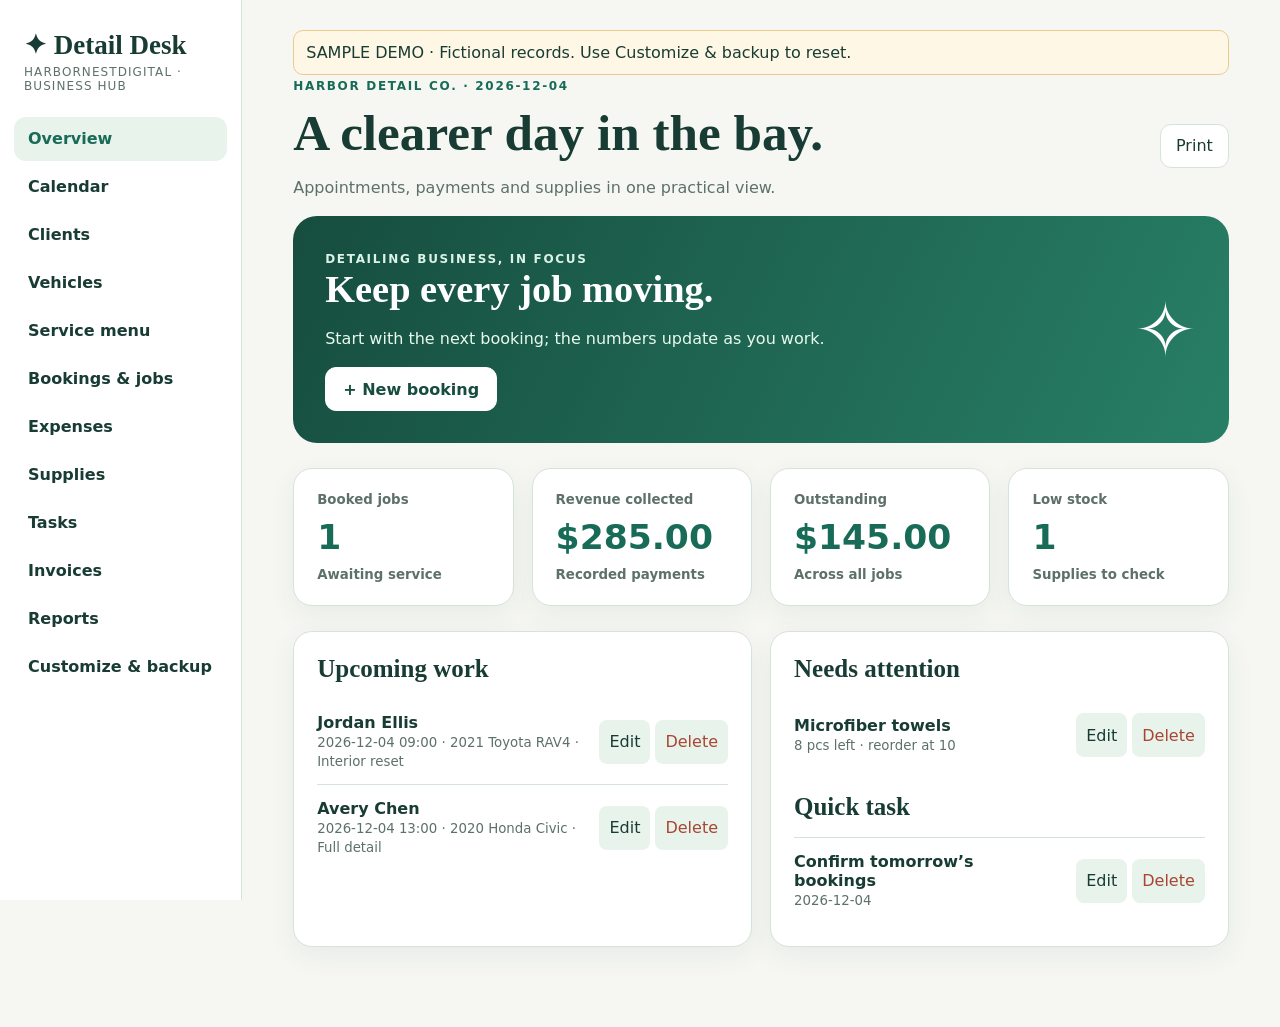
<file: index.html>
<!doctype html><html lang="en" data-demo="true"><head><meta charset="utf-8"><meta name="viewport" content="width=device-width,initial-scale=1"><meta name="theme-color" content="#e9f1ed"><meta name="description" content="Detail Desk, a local-first car detailing business organizer by HarborNestDigital"><link rel="manifest" href="manifest.webmanifest"><link rel="icon" href="icon-192.png"><link rel="stylesheet" href="style.css"><title>Detail Desk Sample Demo | HarborNestDigital</title></head><body><div id="app"></div><dialog id="editor"><form id="entryForm"><header><h2 id="modalTitle">Add record</h2><button type="button" id="closeModal" aria-label="Close">×</button></header><div id="fields"></div><footer><button type="button" id="cancelModal">Cancel</button><button class="primary" type="submit">Save record</button></footer></form></dialog><input id="restoreFile" type="file" accept=".json,application/json" hidden><script src="app.js" defer></script></body></html>
</file>
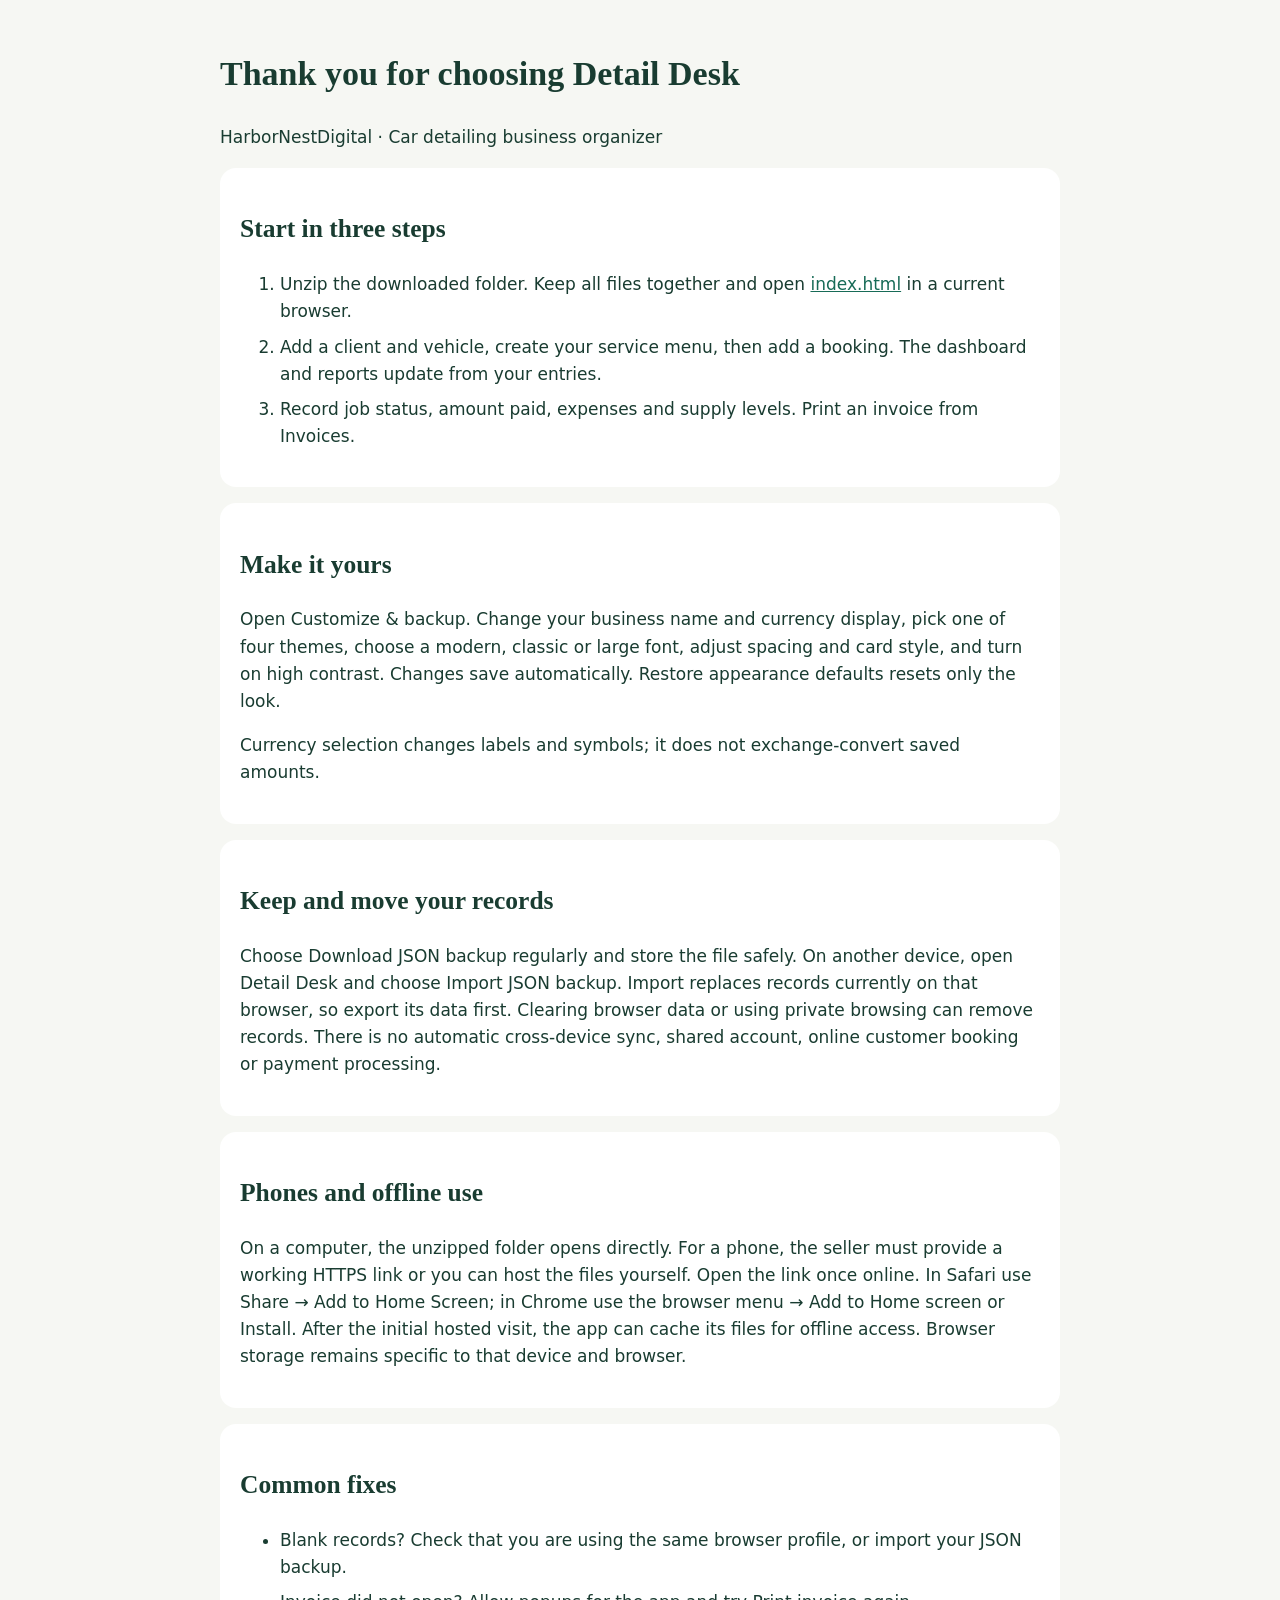
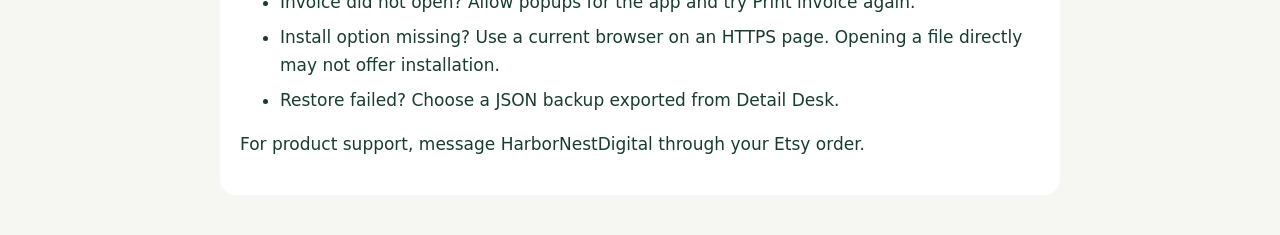
<file: README.html>
<!doctype html><html lang="en"><head><meta charset="utf-8"><meta name="viewport" content="width=device-width,initial-scale=1"><title>Detail Desk quick start</title><style>body{font:17px/1.6 system-ui;max-width:840px;margin:auto;padding:24px;color:#193c31;background:#f6f7f3}h1,h2{font-family:Georgia,serif}section{background:white;border-radius:16px;padding:20px;margin:16px 0}a{color:#176b57}li{margin:8px 0}</style></head><body><h1>Thank you for choosing Detail Desk</h1><p>HarborNestDigital · Car detailing business organizer</p><section><h2>Start in three steps</h2><ol><li>Unzip the downloaded folder. Keep all files together and open <a href="index.html">index.html</a> in a current browser.</li><li>Add a client and vehicle, create your service menu, then add a booking. The dashboard and reports update from your entries.</li><li>Record job status, amount paid, expenses and supply levels. Print an invoice from Invoices.</li></ol></section><section><h2>Make it yours</h2><p>Open Customize &amp; backup. Change your business name and currency display, pick one of four themes, choose a modern, classic or large font, adjust spacing and card style, and turn on high contrast. Changes save automatically. Restore appearance defaults resets only the look.</p><p>Currency selection changes labels and symbols; it does not exchange-convert saved amounts.</p></section><section><h2>Keep and move your records</h2><p>Choose Download JSON backup regularly and store the file safely. On another device, open Detail Desk and choose Import JSON backup. Import replaces records currently on that browser, so export its data first. Clearing browser data or using private browsing can remove records. There is no automatic cross-device sync, shared account, online customer booking or payment processing.</p></section><section><h2>Phones and offline use</h2><p>On a computer, the unzipped folder opens directly. For a phone, the seller must provide a working HTTPS link or you can host the files yourself. Open the link once online. In Safari use Share → Add to Home Screen; in Chrome use the browser menu → Add to Home screen or Install. After the initial hosted visit, the app can cache its files for offline access. Browser storage remains specific to that device and browser.</p></section><section><h2>Common fixes</h2><ul><li>Blank records? Check that you are using the same browser profile, or import your JSON backup.</li><li>Invoice did not open? Allow popups for the app and try Print invoice again.</li><li>Install option missing? Use a current browser on an HTTPS page. Opening a file directly may not offer installation.</li><li>Restore failed? Choose a JSON backup exported from Detail Desk.</li></ul><p>For product support, message HarborNestDigital through your Etsy order.</p></section></body></html>
</file>
<file: style.css>
:root{--bg:#f6f7f3;--surface:#fff;--ink:#183c33;--muted:#5d7169;--accent:#176b57;--soft:#e7f3eb;--line:#d6e3da;--warn:#a84532;--radius:19px;--gap:18px;font-family:Inter,system-ui,sans-serif;color:var(--ink);background:var(--bg)}*{box-sizing:border-box}body{margin:0}button,input,select,textarea{font:inherit}button{cursor:pointer;min-height:44px}button:focus-visible,input:focus-visible,select:focus-visible,textarea:focus-visible{outline:3px solid #d8802e;outline-offset:2px}button.primary,.primary{background:var(--accent);color:#fff;border:1px solid var(--accent);border-radius:11px;padding:10px 17px;font-weight:700}button.ghost,.ghost{background:var(--surface);color:var(--ink);border:1px solid var(--line);border-radius:11px;padding:10px 15px}button.danger{color:var(--warn);background:transparent;border:0}.app{display:grid;grid-template-columns:242px minmax(0,1fr);min-height:100vh}.sidebar{background:#fff;border-right:1px solid var(--line);padding:23px 14px;position:sticky;top:0;height:100vh;overflow:auto}.brand{font-family:Georgia,serif;font-size:27px;line-height:1.1;font-weight:700;margin:8px 10px 4px}.byline{margin:0 10px 24px;font-size:12px;letter-spacing:.09em;color:var(--muted)}nav{display:grid;gap:4px}nav button{border:0;text-align:left;background:transparent;color:var(--ink);border-radius:12px;padding:10px 14px;font-weight:600}nav button[aria-current=page]{background:var(--soft);color:var(--accent)}main{padding:30px min(4vw,55px) 80px;max-width:1580px;width:100%;margin:auto}.top{display:flex;justify-content:space-between;gap:16px;align-items:center}.eyebrow{font-size:12px;letter-spacing:.14em;font-weight:800;color:var(--accent)}h1{font-family:Georgia,serif;font-size:clamp(34px,4vw,55px);margin:12px 0 9px;line-height:1.06}h2{font-family:Georgia,serif;font-size:25px;margin:0 0 16px}p{color:var(--muted);line-height:1.5}.toolbar{display:flex;gap:10px;flex-wrap:wrap;align-items:center;margin:24px 0}.toolbar input{max-width:360px;min-width:180px;flex:1}.grid{display:grid;grid-template-columns:repeat(2,minmax(0,1fr));gap:var(--gap)}.metrics{display:grid;grid-template-columns:repeat(4,minmax(0,1fr));gap:var(--gap);margin:25px 0}.card,.metric{background:var(--surface);border:1px solid var(--line);border-radius:var(--radius);padding:23px;box-shadow:0 9px 28px #173c2710}.metric small{display:block;color:var(--muted);font-weight:700}.metric strong{display:block;font-size:clamp(24px,2.7vw,40px);margin:10px 0;color:var(--accent)}.hero{background:linear-gradient(115deg,#164d3f,#287f66);color:#fff;border-radius:24px;padding:32px;display:flex;justify-content:space-between;align-items:center}.hero p{color:#e8faed}.hero h2{font-size:clamp(28px,3vw,42px)}.hero .primary{background:#fff;color:#164d3f;border-color:#fff}.row{display:flex;justify-content:space-between;align-items:center;gap:16px;border-top:1px solid var(--line);padding:14px 0}.row:first-of-type{border-top:0}.row strong{display:block;overflow-wrap:anywhere}.row small{color:var(--muted)}.actions{display:flex;gap:5px;flex-shrink:0}.actions button{border:0;background:var(--soft);color:var(--ink);border-radius:8px;padding:7px 10px}.actions button:last-child{color:var(--warn)}.pill{font-size:12px;font-weight:700;border-radius:100px;background:var(--soft);padding:5px 10px;display:inline-block;color:var(--accent)}.bar{height:12px;background:var(--soft);border-radius:20px;overflow:hidden}.bar i{display:block;height:100%;background:var(--accent)}.empty{padding:32px;border:1px dashed var(--line);border-radius:15px;color:var(--muted)}label{display:grid;gap:6px;font-weight:650;color:var(--ink)}input,select,textarea{min-height:44px;background:#fff;border:1px solid #a6bcb1;border-radius:10px;padding:10px;color:var(--ink);width:100%}textarea{min-height:90px}dialog{border:0;border-radius:20px;padding:0;width:min(650px,94vw);max-height:90vh;box-shadow:0 25px 80px #09261d66}dialog::backdrop{background:#10251db3}dialog form{padding:23px}dialog header,dialog footer{display:flex;align-items:center;justify-content:space-between;gap:12px}dialog header button{border:0;background:transparent;font-size:30px}dialog footer{margin-top:25px;justify-content:flex-end}#fields{display:grid;grid-template-columns:repeat(2,minmax(0,1fr));gap:15px;max-height:60vh;overflow:auto;padding:10px 2px}#fields label:has(textarea){grid-column:1/-1}.notice{background:#fff7e6;border:1px solid #e9cc8c;padding:12px;border-radius:10px}.chart{display:flex;align-items:flex-end;gap:10px;height:180px}.chart span{flex:1;min-width:18px;background:var(--accent);border-radius:8px 8px 0 0;position:relative}.chart span small{position:absolute;top:100%;left:0;color:var(--muted)}.calendar{display:grid;grid-template-columns:repeat(7,1fr);gap:5px}.day{border:1px solid var(--line);border-radius:9px;background:#fff;min-height:86px;padding:8px}.day b{display:block}.day small{display:block;font-size:11px;color:var(--accent);overflow-wrap:anywhere}.settings{display:grid;gap:16px}.setting-row{display:grid;grid-template-columns:1fr 1fr;gap:14px}.swatches{display:flex;gap:10px;flex-wrap:wrap}.swatches button{background:var(--soft);border:2px solid var(--accent);border-radius:12px;padding:12px;color:var(--ink)}.mobile-nav{display:none}@media(max-width:980px){.metrics{grid-template-columns:repeat(2,1fr)}.sidebar{width:200px}.app{grid-template-columns:200px 1fr}}@media(max-width:700px){.app{display:block}.sidebar{position:static;width:auto;height:auto;padding:12px 15px;border-right:0;border-bottom:1px solid var(--line)}.brand{font-size:23px}.byline{margin-bottom:8px}.sidebar nav{display:flex;overflow-x:auto;gap:3px;scrollbar-width:thin}.sidebar nav button{white-space:nowrap;min-width:max-content}main{padding:22px 16px 90px}.grid{grid-template-columns:1fr}.metrics{gap:9px}.metric{padding:15px}.hero{padding:22px}.calendar{gap:2px}.day{min-height:62px;padding:3px}.day small{font-size:9px}.setting-row,#fields{grid-template-columns:1fr}}@media print{.sidebar,.toolbar,button,dialog{display:none!important}.app{display:block}main{padding:0}.card,.metric{break-inside:avoid;box-shadow:none}body{background:#fff}}body[data-font=serif]{font-family:Georgia,serif}body[data-font=large]{font-size:18px}body[data-density=compact]{--gap:10px;--radius:11px}body[data-density=spacious]{--gap:28px;--radius:25px}body[data-cards=flat] .card,body[data-cards=flat] .metric{box-shadow:none}body[data-contrast=high]{--ink:#09251b;--muted:#264b37;--accent:#074d36;--line:#789981}body[data-theme=clay]{--bg:#fbf6f1;--ink:#4a3026;--accent:#8d432c;--soft:#f7e6da;--line:#ddc7b8}body[data-theme=blue]{--bg:#f4f8fb;--ink:#193a50;--accent:#1a5c80;--soft:#dfedf6;--line:#c5d9e5}body[data-theme=lavender]{--bg:#faf7fd;--ink:#3d3154;--accent:#65468b;--soft:#eee5f6;--line:#d9c9e9}
</file>
